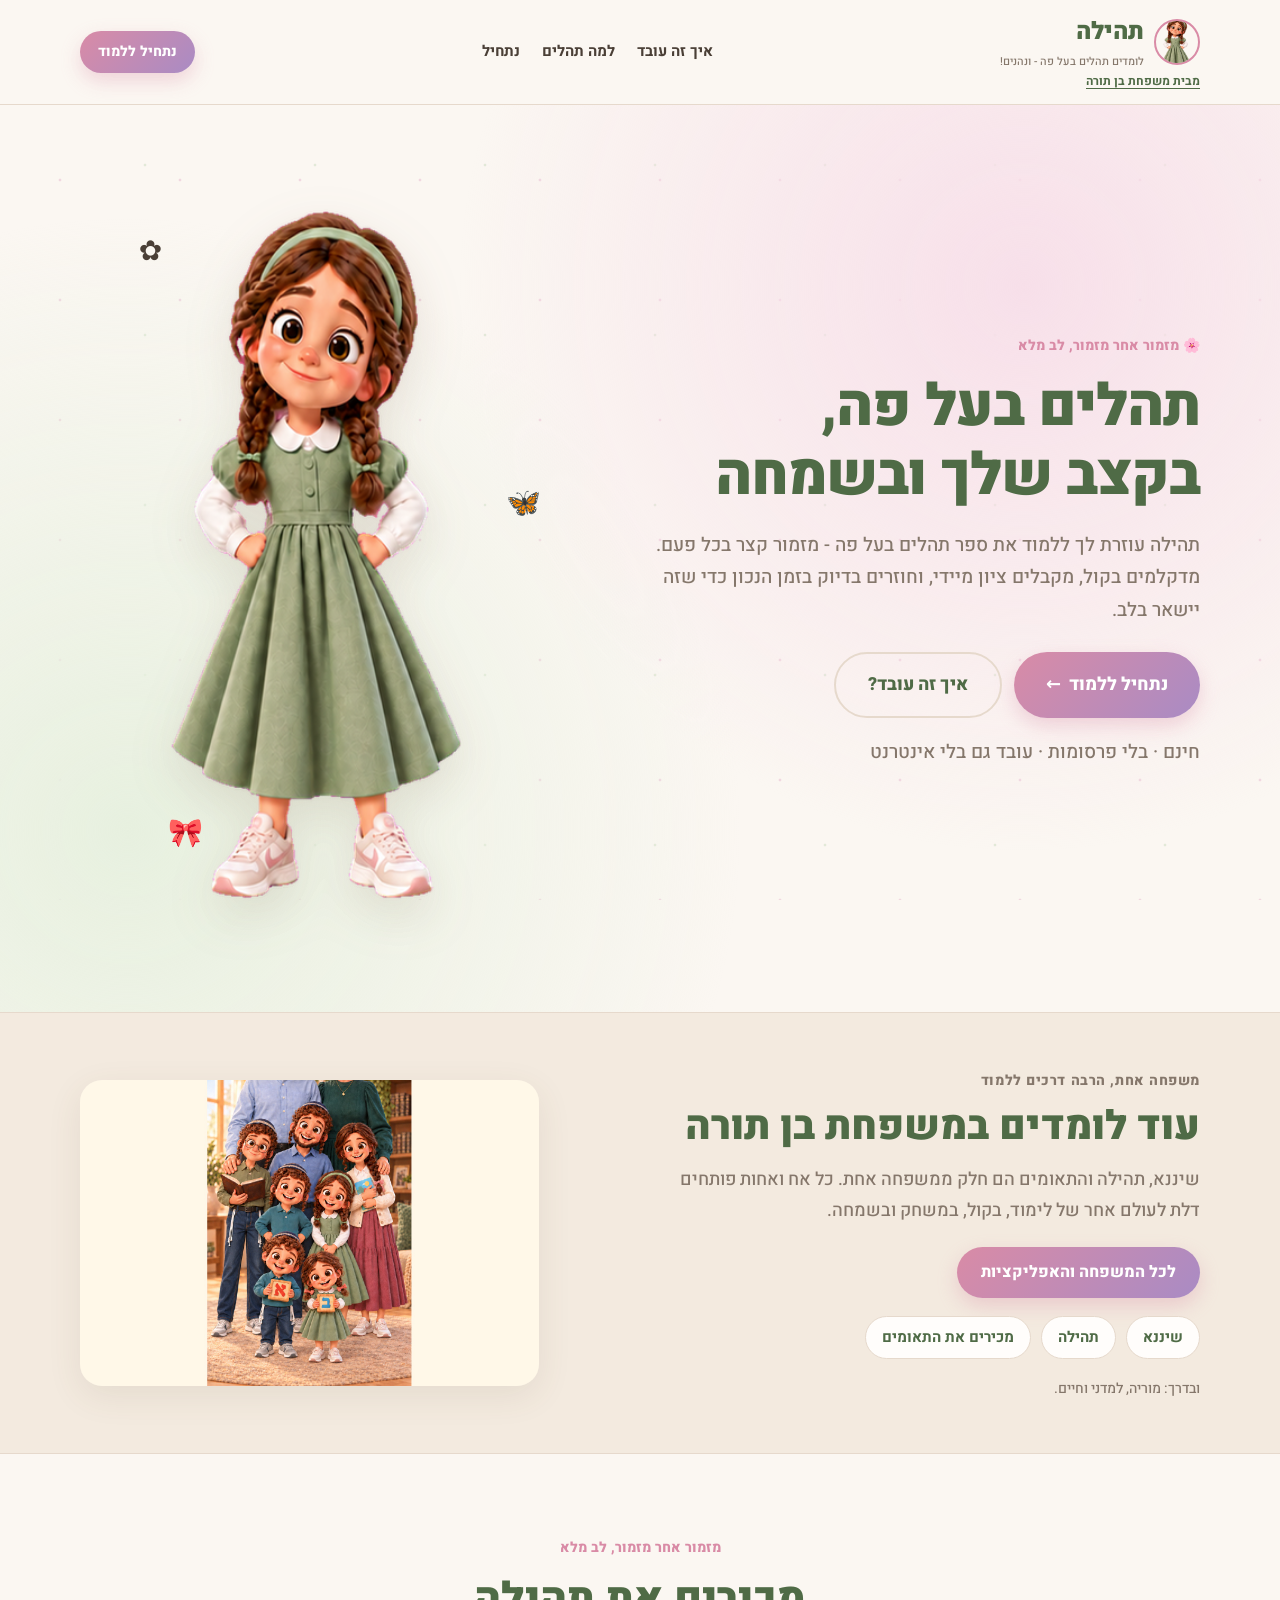
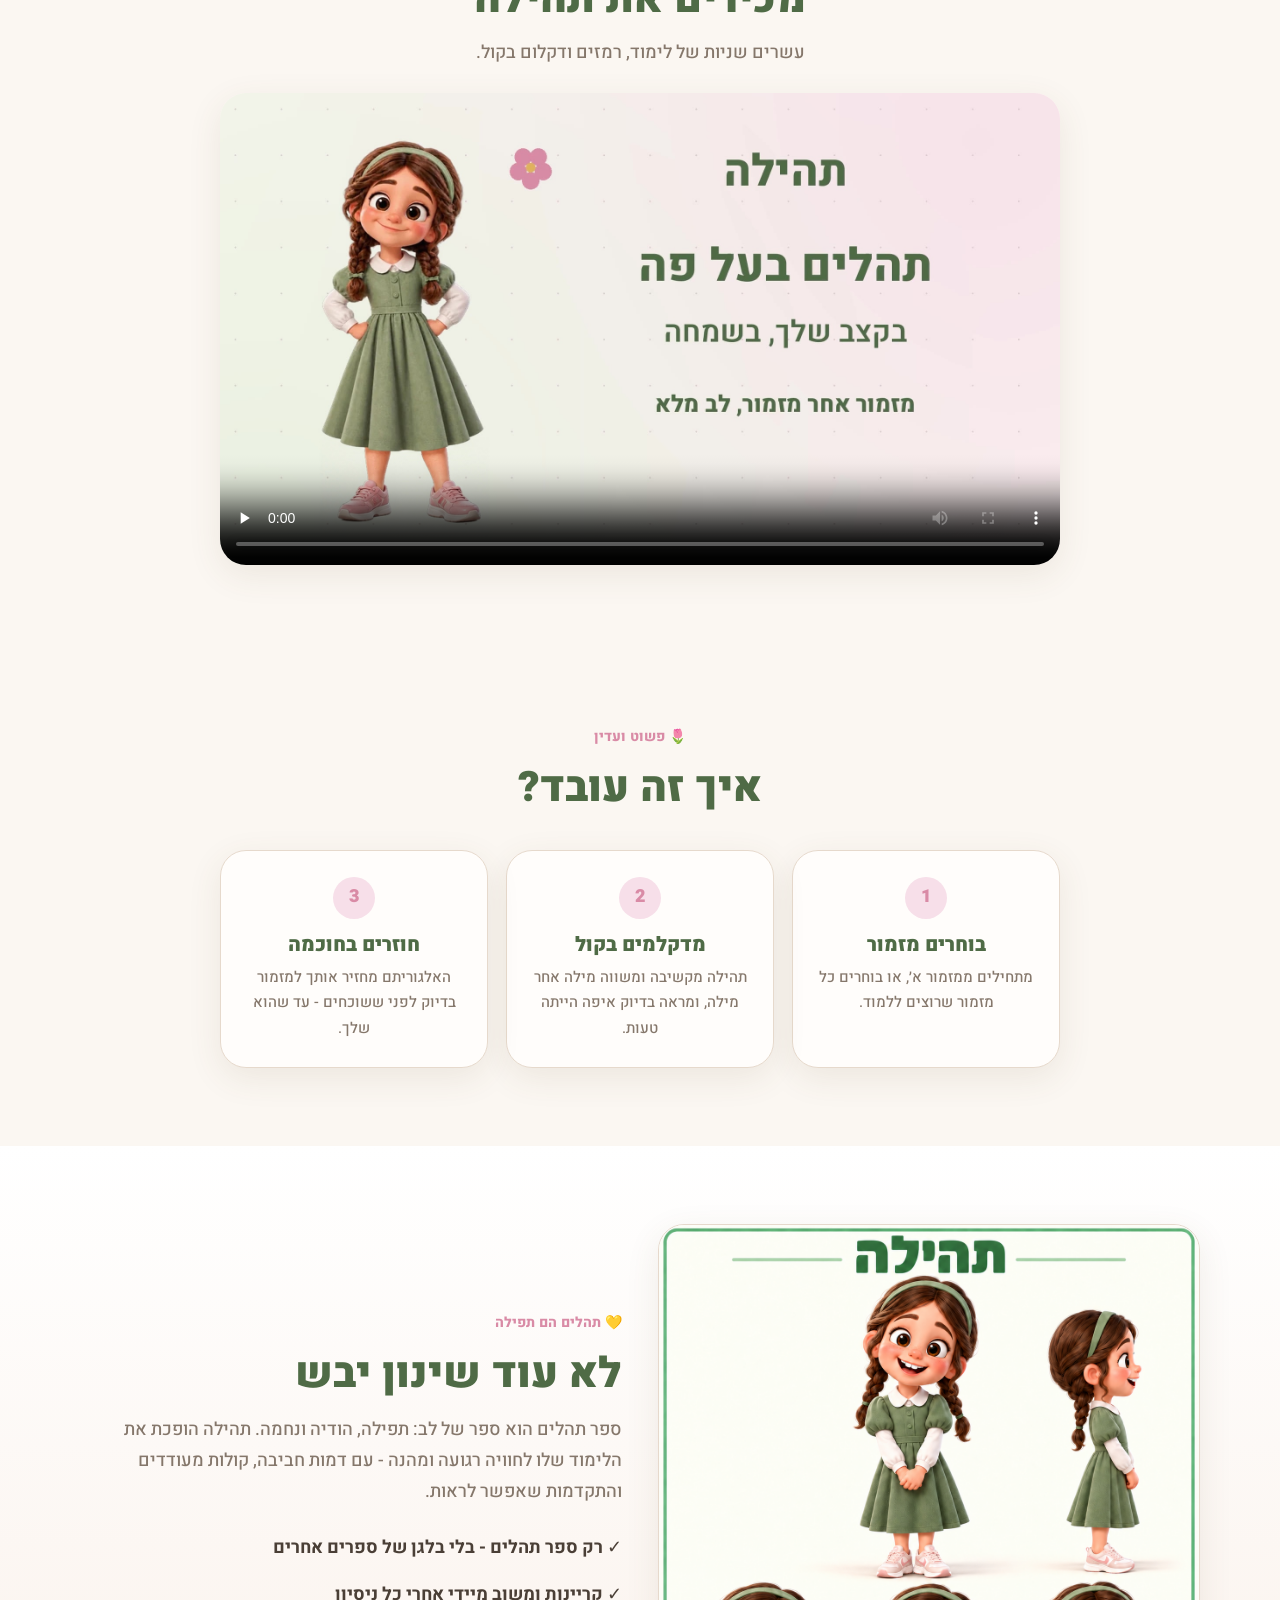
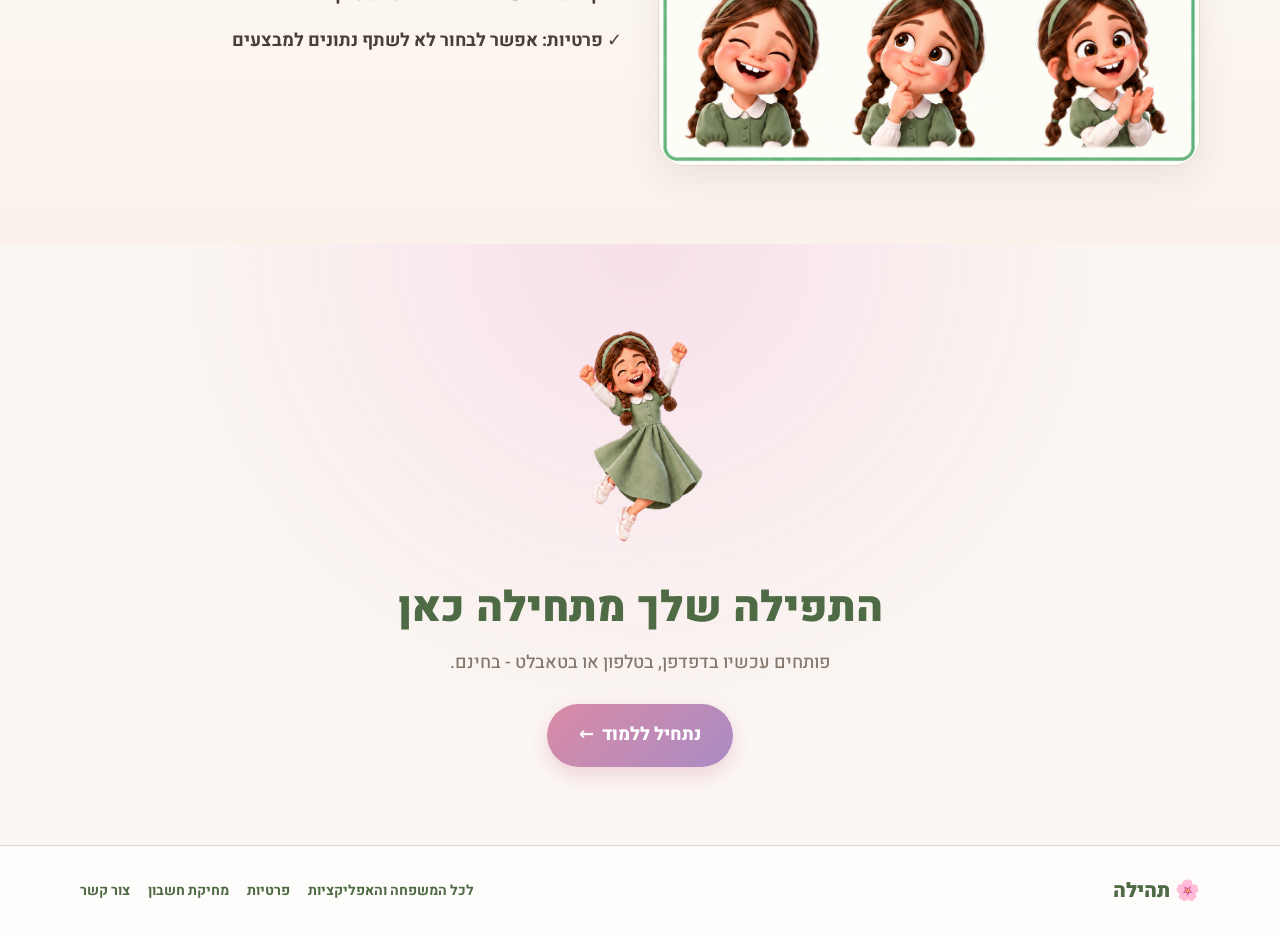
<file: index.html>
<!DOCTYPE html>
<html lang="he" dir="rtl">
<head>
<meta charset="UTF-8">
<meta name="viewport" content="width=device-width, initial-scale=1">
<title>תהילה - לומדת תהלים בעל פה, ונהנית!</title>
<meta name="description" content="תהילה: אפליקציה חינמית ללמידת ספר תהלים בעל פה. מזמור אחר מזמור, דקלום בקול, ציון מיידי וחזרות חכמות. בלי פרסומות.">
<meta name="theme-color" content="#a78b6d">
<link rel="icon" href="assets/img/logo.webp" type="image/webp">
<link rel="preconnect" href="https://fonts.googleapis.com">
<link rel="preconnect" href="https://fonts.gstatic.com" crossorigin>
<link href="https://fonts.googleapis.com/css2?family=Heebo:wght@400;500;700;800;900&family=Rubik:wght@400;600;800&display=swap" rel="stylesheet">
<link rel="stylesheet" href="styles.css">
<script src="config.js"></script>
<link rel="stylesheet" href="family-brand.css">
</head>
<body>
<div class="petals" aria-hidden="true"></div>
<header class="site-header">
  <div class="wrap header-row">
    <div class="family-brand-identity"><a class="brand" href="#top" aria-label="תהילה - לראש הדף">
      <img src="assets/img/logo.webp" width="46" height="46" alt="" class="brand-ico">
      <span class="brand-txt"><strong>תהילה</strong><small>לומדים תהלים בעל פה - ונהנים!</small></span>
    </a>
<a class="family-brand-link" href="https://bentora-family.vercel.app/">מבית משפחת בן תורה</a></div>
    <nav class="topnav" aria-label="ניווט ראשי">
      <a href="#how">איך זה עובד</a>
      <a href="#why">למה תהלים</a>
      <a href="#start">נתחיל</a>
    </nav>
    <a class="btn btn-main btn-sm" data-app-link href="#">נתחיל ללמוד</a>
  </div>
</header>

<main id="main">
<section id="top" class="hero">
  <div class="wrap hero-row">
    <div class="hero-copy">
      <span class="kicker">🌸 מזמור אחר מזמור, לב מלא</span>
      <h1>תהלים בעל פה,<br>בקצב שלך ובשמחה</h1>
      <p>תהילה עוזרת לך ללמוד את ספר תהלים בעל פה - מזמור קצר בכל פעם. מדקלמים בקול, מקבלים ציון מיידי, וחוזרים בדיוק בזמן הנכון כדי שזה יישאר בלב.</p>
      <div class="hero-actions">
        <a class="btn btn-main btn-big" data-app-link href="#">נתחיל ללמוד <span aria-hidden="true">←</span></a>
        <a class="btn btn-ghost btn-big" href="#how">איך זה עובד?</a>
      </div>
      <p class="soft">חינם · בלי פרסומות · עובד גם בלי אינטרנט</p>
    </div>
    <div class="hero-art">
      <img src="assets/img/mascot-standing.webp" alt="תהילה, הדמות של האפליקציה" class="mascot">
      <span class="sparkle s1">✿</span><span class="sparkle s2">🦋</span><span class="sparkle s3">🎀</span>
    </div>
  </div>
</section>
<section id="ben-torah-family" class="family-brand-area" aria-labelledby="family-brand-title">
  <div class="wrap family-brand-grid">
    <div class="family-brand-copy">
      <span class="family-brand-kicker">משפחה אחת, הרבה דרכים ללמוד</span>
      <h2 id="family-brand-title">עוד לומדים במשפחת בן תורה</h2>
      <p>שיננא, תהילה והתאומים הם חלק ממשפחה אחת. כל אח ואחות פותחים דלת לעולם אחר של לימוד, בקול, במשחק ובשמחה.</p>
      <a class="btn btn-main" href="https://bentora-family.vercel.app/">לכל המשפחה והאפליקציות</a>
      <div class="family-brand-actions" aria-label="Ben Torah">
        <a class="family-brand-pill" href="https://shinena.vercel.app/">שיננא</a>
        <a class="family-brand-pill" href="https://tehila-homepage.vercel.app/">תהילה</a>
        <a class="family-brand-pill" href="https://teomin-homepage.vercel.app/">מכירים את התאומים</a>
      </div>
      <p class="family-brand-upcoming">ובדרך: מוריה, למדני וחיים.</p>
    </div>
    <img class="family-brand-photo" src="assets/img/ben-torah-family.jpg" width="1536" height="1024" alt="Ben Torah" loading="lazy" decoding="async">
  </div>
</section>


<!-- TEHILA PROMO: existing-voice final, 20 seconds -->
<section id="promo" class="section" aria-labelledby="tehila-promo-title">
  <div class="wrap narrow center">
    <span class="kicker">מזמור אחר מזמור, לב מלא</span>
    <h2 id="tehila-promo-title">מכירים את תהילה</h2>
    <p style="margin: 0 0 24px; color: var(--muted)">עשרים שניות של לימוד, רמזים ודקלום בקול.</p>
    <video controls playsinline preload="none" width="1920" height="1080"
      poster="assets/video/tehila-promo-poster.jpg"
      aria-label="סרטון היכרות עם תהילה, עם הקול של תהילה וכתוביות בעברית"
      style="display:block;width:100%;height:auto;aspect-ratio:16/9;border-radius:26px;background:#fbf7f2;box-shadow:0 10px 34px #6b523419">
      <source src="assets/video/tehila-promo.mp4" type="video/mp4">
      <track kind="captions" src="assets/video/tehila-promo-he.vtt" srclang="he" label="עברית" default>
      הדפדפן לא תומך בניגון וידאו. <a href="assets/video/tehila-promo.mp4">לצפייה בסרטון</a>
    </video>
  </div>
</section>

<section id="how" class="section">
  <div class="wrap narrow center">
    <span class="kicker">🌷 פשוט ועדין</span>
    <h2>איך זה עובד?</h2>
    <div class="steps">
      <div class="step"><span class="num">1</span><h3>בוחרים מזמור</h3><p>מתחילים ממזמור א׳, או בוחרים כל מזמור שרוצים ללמוד.</p></div>
      <div class="step"><span class="num">2</span><h3>מדקלמים בקול</h3><p>תהילה מקשיבה ומשווה מילה אחר מילה, ומראה בדיוק איפה הייתה טעות.</p></div>
      <div class="step"><span class="num">3</span><h3>חוזרים בחוכמה</h3><p>האלגוריתם מחזיר אותך למזמור בדיוק לפני ששוכחים - עד שהוא שלך.</p></div>
    </div>
  </div>
</section>

<section id="why" class="section soft-section">
  <div class="wrap why-row">
    <img src="assets/img/board-tehila.png" alt="תהילה - דמויות ותמונות" class="board">
    <div class="why-copy">
      <span class="kicker">💛 תהלים הם תפילה</span>
      <h2>לא עוד שינון יבש</h2>
      <p>ספר תהלים הוא ספר של לב: תפילה, הודיה ונחמה. תהילה הופכת את הלימוד שלו לחוויה רגועה ומהנה - עם דמות חביבה, קולות מעודדים והתקדמות שאפשר לראות.</p>
      <ul class="ticks">
        <li>✓ רק ספר תהלים - בלי בלגן של ספרים אחרים</li>
        <li>✓ קריינות ומשוב מיידי אחרי כל ניסיון</li>
        <li>✓ פרטיות: אפשר לבחור לא לשתף נתונים למבצעים</li>
      </ul>
    </div>
  </div>
</section>

<section id="start" class="section cta">
  <div class="wrap center">
    <img src="assets/img/mascot-celebrating.webp" alt="" class="cta-mascot">
    <h2>התפילה שלך מתחילה כאן</h2>
    <p>פותחים עכשיו בדפדפן, בטלפון או בטאבלט - בחינם.</p>
    <a class="btn btn-main btn-big" data-app-link href="#">נתחיל ללמוד <span aria-hidden="true">←</span></a>
  </div>
</section>
</main>

<footer class="site-footer">
  <div class="wrap footer-row">
    <span class="foot-brand">🌸 תהילה</span>
    <nav>
<a href="https://bentora-family.vercel.app/">לכל המשפחה והאפליקציות</a>
      <a href="privacy.html">פרטיות</a>
      <a href="delete-account.html">מחיקת חשבון</a>
      <a href="mailto:hello@shinena.app">צור קשר</a>
    </nav>
  </div>
</footer>
<script src="app.js"></script>
</body>
</html>
</file>
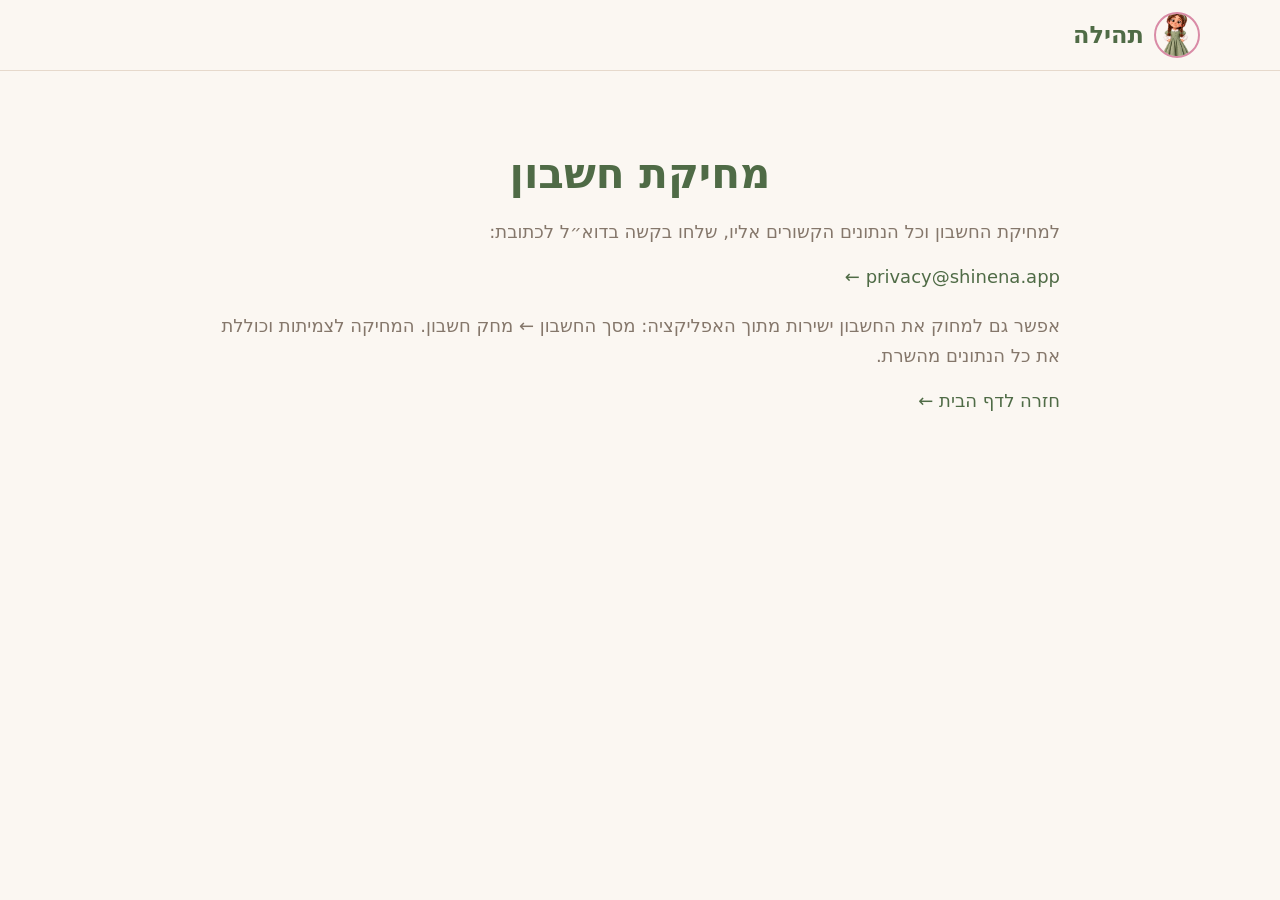
<file: delete-account.html>
<!DOCTYPE html>
<html lang="he" dir="rtl"><head><meta charset="UTF-8"><meta name="viewport" content="width=device-width, initial-scale=1">
<title>מחיקת חשבון - תהילה</title><link rel="stylesheet" href="styles.css"><link rel="icon" href="assets/img/logo.webp" type="image/webp"></head>
<body><header class="site-header"><div class="wrap header-row"><a class="brand" href="index.html"><img src="assets/img/logo.webp" width="40" height="40" alt="" class="brand-ico"><span class="brand-txt"><strong>תהילה</strong></span></a></div></header>
<main class="section"><div class="wrap narrow">
<h2>מחיקת חשבון</h2>
<p style="color:var(--muted);margin-top:18px">למחיקת החשבון וכל הנתונים הקשורים אליו, שלחו בקשה בדוא״ל לכתובת:</p>
<p style="margin-top:14px"><a href="mailto:privacy@shinena.app?subject=מחיקת%20חשבון%20תהילה">privacy@shinena.app ←</a></p>
<p style="color:var(--muted);margin-top:18px">אפשר גם למחוק את החשבון ישירות מתוך האפליקציה: מסך החשבון ← מחק חשבון. המחיקה לצמיתות וכוללת את כל הנתונים מהשרת.</p>
<p style="margin-top:14px"><a href="index.html">חזרה לדף הבית ←</a></p>
</div></main></body></html>
</file>
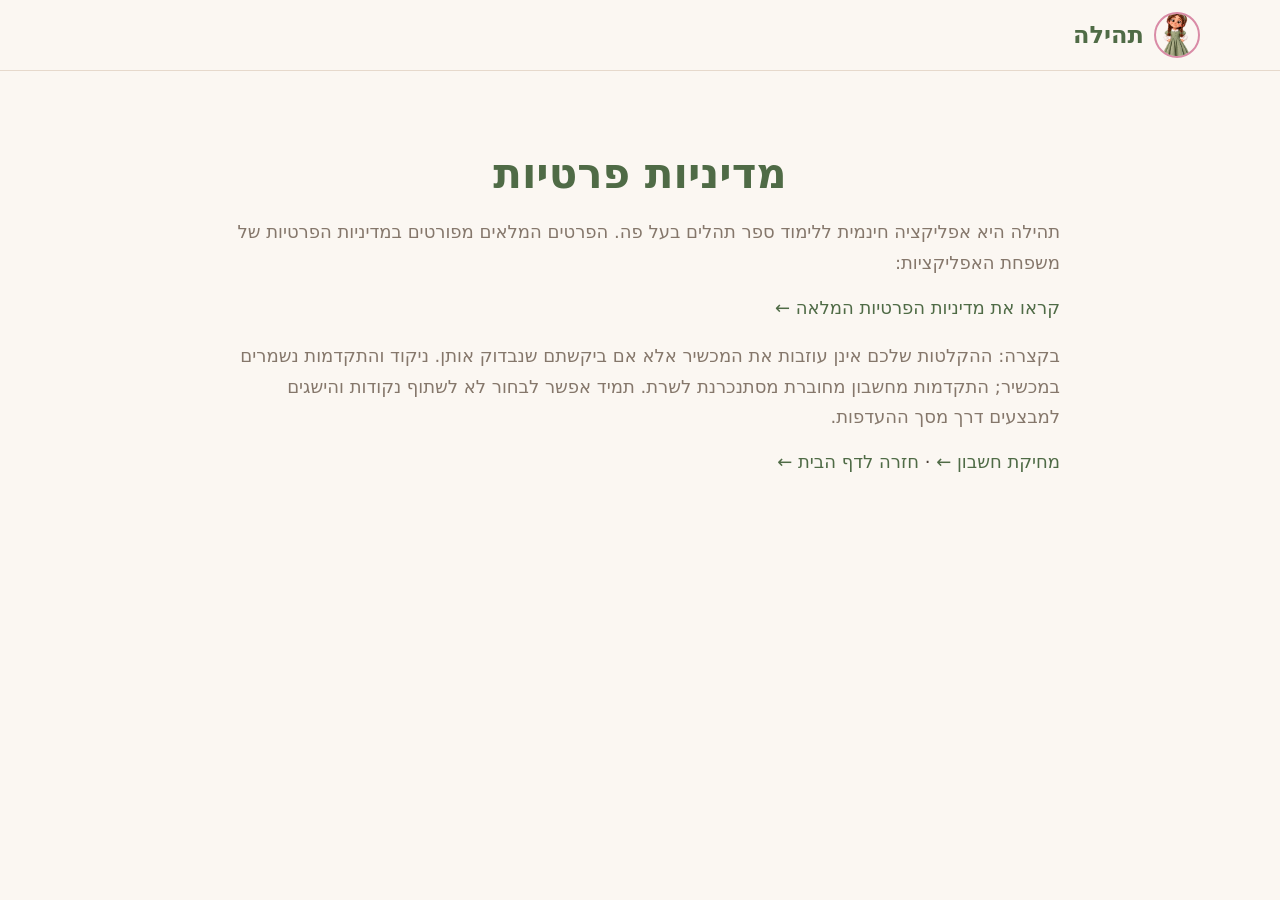
<file: privacy.html>
<!DOCTYPE html>
<html lang="he" dir="rtl"><head><meta charset="UTF-8"><meta name="viewport" content="width=device-width, initial-scale=1">
<title>פרטיות - תהילה</title><link rel="stylesheet" href="styles.css"><link rel="icon" href="assets/img/logo.webp" type="image/webp"></head>
<body><header class="site-header"><div class="wrap header-row"><a class="brand" href="index.html"><img src="assets/img/logo.webp" width="40" height="40" alt="" class="brand-ico"><span class="brand-txt"><strong>תהילה</strong></span></a></div></header>
<main class="section"><div class="wrap narrow">
<h2>מדיניות פרטיות</h2>
<p style="color:var(--muted);margin-top:18px">תהילה היא אפליקציה חינמית ללימוד ספר תהלים בעל פה. הפרטים המלאים מפורטים במדיניות הפרטיות של משפחת האפליקציות:</p>
<p style="margin-top:14px"><a href="https://shinena.cia.org.il/privacy.html">קראו את מדיניות הפרטיות המלאה ←</a></p>
<p style="color:var(--muted);margin-top:18px">בקצרה: ההקלטות שלכם אינן עוזבות את המכשיר אלא אם ביקשתם שנבדוק אותן. ניקוד והתקדמות נשמרים במכשיר; התקדמות מחשבון מחוברת מסתנכרנת לשרת. תמיד אפשר לבחור לא לשתוף נקודות והישגים למבצעים דרך מסך ההעדפות.</p>
<p style="margin-top:14px"><a href="delete-account.html">מחיקת חשבון ←</a> · <a href="index.html">חזרה לדף הבית ←</a></p>
</div></main></body></html>
</file>
<file: styles.css>
/* Tehila landing — soft sage paper, warm cream, rose & lilac accents.
   Deliberately distinct from Shinena's deep-green game/journey look. */
:root{
  --paper:#fbf7f2; --paper2:#f3eadf; --card:#fffdfb; --ink:#4a3f36; --muted:#85776b;
  --sage:#7f9b72; --sage-d:#4f6b46; --rose:#d98ba6; --lilac:#a98bc4; --gold:#d9a441;
  --line:#e6d9cc; --radius:26px; --shadow:0 10px 34px #6b523419;
  --font:"Heebo",system-ui,-apple-system,"Segoe UI",Arial,sans-serif;
}
*{box-sizing:border-box}
html{scroll-behavior:smooth}
body{margin:0;font-family:var(--font);font-weight:500;font-size:18px;line-height:1.7;background:var(--paper);color:var(--ink);-webkit-font-smoothing:antialiased}
img{max-width:100%;height:auto;display:block}
a{color:var(--sage-d);text-decoration:none}
h1,h2,h3{margin:0;line-height:1.2;color:var(--sage-d);font-weight:900}
h1{font-size:clamp(34px,5vw,58px);letter-spacing:-1px}
h2{font-size:clamp(28px,4vw,42px);text-align:center;margin-bottom:14px}
h3{font-size:20px}
p{margin:0}
.wrap{width:min(1120px,100% - 40px);margin-inline:auto}
.narrow{width:min(840px,100% - 40px)}
.center{text-align:center}
.section{padding:78px 0}
.soft-section{background:linear-gradient(180deg,#fff, #faf1ea)}

.site-header{position:sticky;top:0;z-index:20;background:#fbf7f2e8;backdrop-filter:blur(12px);border-bottom:1px solid var(--line)}
.header-row{display:flex;align-items:center;justify-content:space-between;gap:16px;padding:12px 0}
.brand{display:flex;align-items:center;gap:10px}
.brand-ico{width:46px;height:46px;border-radius:50%;object-fit:cover;border:2px solid var(--rose)}
.brand-txt strong{display:block;font-size:24px;color:var(--sage-d);font-weight:900}
.brand-txt small{display:block;font-size:11px;color:var(--muted)}
.topnav{display:flex;gap:22px}
.topnav a{font-weight:700;font-size:15px;color:var(--ink)}
.topnav a:hover{color:var(--rose)}

.btn{display:inline-flex;align-items:center;justify-content:center;gap:8px;border-radius:999px;font-weight:800;cursor:pointer;border:none;font-size:16px;padding:12px 24px;transition:transform .15s, box-shadow .15s}
.btn:hover{transform:translateY(-2px)}
.btn-sm{padding:9px 18px;font-size:14px}
.btn-big{padding:16px 32px;font-size:18px}
.btn-main{background:linear-gradient(135deg,var(--rose),var(--lilac));color:#fff;box-shadow:0 8px 20px #d98ba655}
.btn-ghost{background:transparent;border:2px solid var(--line);color:var(--sage-d)}

.hero{position:relative;overflow:hidden;background:radial-gradient(circle at 80% 20%,#f7dfe9 0,transparent 45%),radial-gradient(circle at 10% 80%,#e7f0df 0,transparent 45%)}
.hero-row{display:grid;grid-template-columns:1.1fr .9fr;gap:30px;align-items:center;padding:60px 0}
.kicker{display:inline-block;font-size:14px;font-weight:800;color:var(--rose);margin-bottom:14px}
.hero-copy p{max-width:560px;font-size:19px;color:var(--muted);margin:18px 0}
.hero-actions{display:flex;gap:12px;flex-wrap:wrap;margin-top:26px}
.soft{font-size:13px;color:var(--muted);margin-top:16px}
.hero-art{position:relative;display:flex;justify-content:center}
.mascot{width:min(420px,80%);filter:drop-shadow(0 18px 24px #6b523425)}
.sparkle{position:absolute;font-size:28px;animation:float 4s ease-in-out infinite}
.s1{top:8%;left:12%}.s2{top:40%;right:6%;animation-delay:1s}.s3{bottom:12%;left:18%;animation-delay:2s}
@keyframes float{0%,100%{transform:translateY(0)}50%{transform:translateY(-12px)}}

.steps{display:grid;grid-template-columns:repeat(3,1fr);gap:18px;margin-top:36px}
.step{background:var(--card);border:1px solid var(--line);border-radius:var(--radius);padding:26px 22px;box-shadow:var(--shadow)}
.step .num{display:inline-grid;place-items:center;width:42px;height:42px;border-radius:50%;background:#f7dfe9;color:var(--rose);font-weight:900;margin-bottom:14px}
.step p{color:var(--muted);font-size:15px;margin-top:8px}

.why-row{display:grid;grid-template-columns:1fr 1fr;gap:36px;align-items:center}
.board{border-radius:var(--radius);box-shadow:var(--shadow);border:1px solid var(--line)}
.why-copy h2{text-align:right}
.why-copy p{color:var(--muted);margin:16px 0}
.ticks{list-style:none;padding:0;margin:18px 0}
.ticks li{padding:8px 0;font-weight:700}
.cta{background:radial-gradient(circle at 50% 0,#f7dfe9 0,transparent 55%)}
.cta-mascot{width:130px;margin:0 auto 14px}
.cta p{color:var(--muted);margin:12px 0 26px}

.site-footer{border-top:1px solid var(--line);padding:28px 0;background:#fffdfb}
.footer-row{display:flex;justify-content:space-between;align-items:center;flex-wrap:wrap;gap:14px}
.foot-brand{font-weight:900;color:var(--sage-d);font-size:20px}
.site-footer nav{display:flex;gap:18px}
.site-footer a{font-size:14px;font-weight:700}

.petals{position:fixed;inset:0;pointer-events:none;z-index:0;opacity:.5;
  background-image:radial-gradient(#e7b9cd 1.5px,transparent 1.6px),radial-gradient(#c9dcbe 1.5px,transparent 1.6px);
  background-size:120px 120px,170px 170px;background-position:0 0,60px 80px}
body>*{position:relative;z-index:1}

@media(max-width:820px){
  .topnav{display:none}
  .hero-row,.why-row{grid-template-columns:1fr}
  .hero-art{order:-1}
  .mascot{width:240px}
  .steps{grid-template-columns:1fr}
}
</file>
<file: family-brand.css>
/* Shared family area; each product keeps its own palette. */
.family-brand-link{font-size:12px;font-weight:700;display:block;text-decoration:underline;text-underline-offset:3px;white-space:nowrap}
.family-brand-area{padding:52px 0;background:var(--paper2);border-block:1px solid var(--line)}
.family-brand-grid{display:grid;grid-template-columns:1.15fr .85fr;align-items:center;gap:40px}
.family-brand-copy h2{text-align:start;font-size:clamp(28px,3.4vw,40px);margin:8px 0 14px}
.family-brand-copy p{max-width:55ch;margin:0 0 20px;color:var(--muted)}
.family-brand-kicker{font-size:14px;letter-spacing:.04em;font-weight:800;color:var(--muted)}
.family-brand-photo{width:100%;height:auto;aspect-ratio:3/2;object-fit:cover;border-radius:22px;box-shadow:var(--shadow)}
.family-brand-actions{display:flex;flex-wrap:wrap;gap:10px;align-items:center;margin-block:18px}
.family-brand-pill{display:inline-block;padding:8px 16px;border:1px solid var(--line);border-radius:999px;background:var(--card);font-size:15px;text-decoration:none;font-weight:700}
.family-brand-copy .family-brand-upcoming{font-size:14px;margin-bottom:0}
.family-brand-area a:focus-visible,.family-brand-link:focus-visible{outline:3px solid currentColor;outline-offset:4px}
@media(max-width:700px){.family-brand-grid{grid-template-columns:1fr;gap:24px}.family-brand-area{padding:36px 0}.family-brand-photo{max-height:270px;object-fit:contain}.family-brand-copy h2{font-size:29px}.family-brand-actions{gap:8px}}
</file>
